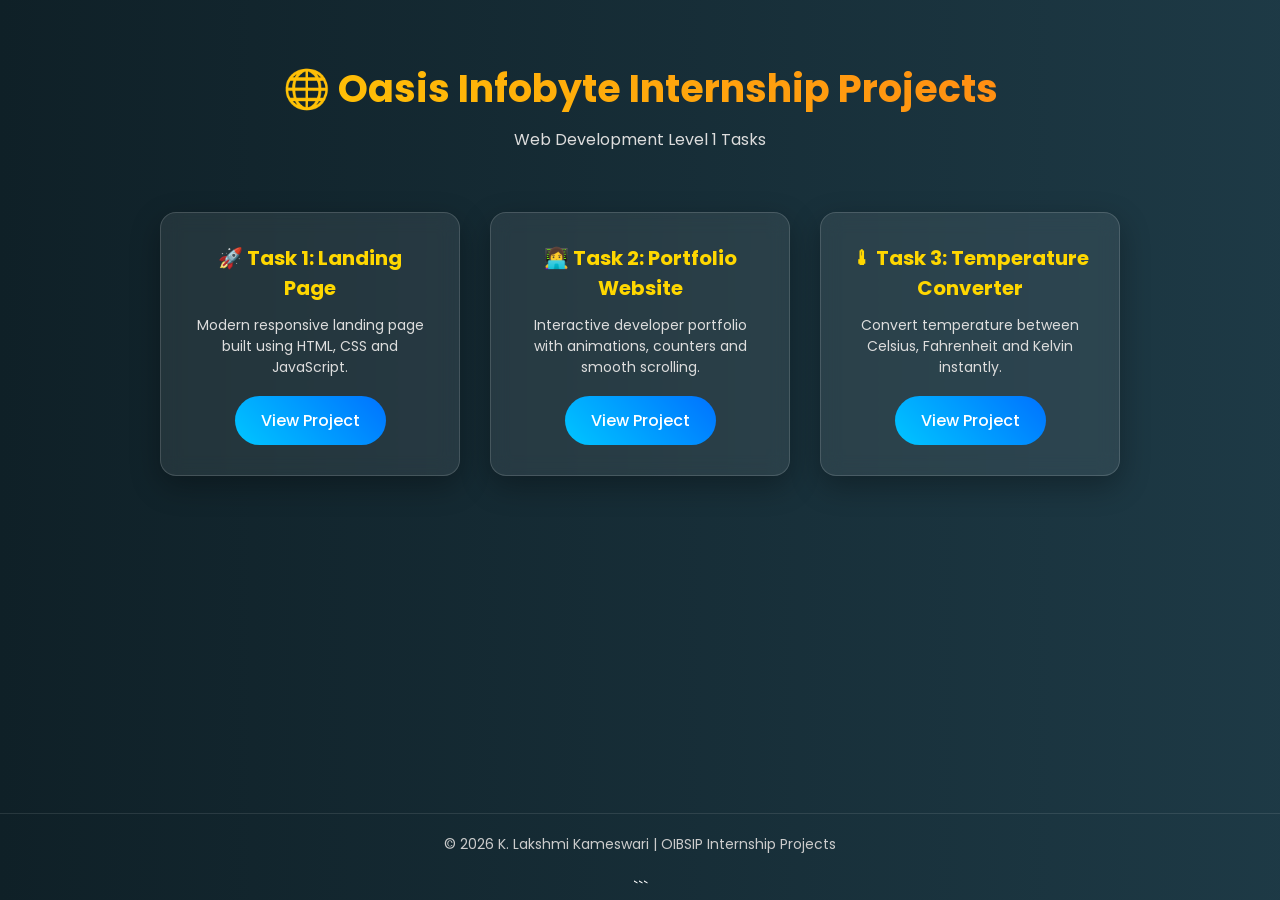
<file: index.html>
<!DOCTYPE html>
<html lang="en">

<head>

<meta charset="UTF-8">
<meta name="viewport" content="width=device-width, initial-scale=1.0">

<title>OIBSIP Internship Projects | K. Lakshmi Kameswari</title>

<link href="https://fonts.googleapis.com/css2?family=Poppins:wght@300;400;500;600&display=swap" rel="stylesheet">

<style>

/* RESET */

*{
margin:0;
padding:0;
box-sizing:border-box;
font-family:'Poppins',sans-serif;
}

/* BODY */

body{
background:linear-gradient(270deg,#0f2027,#203a43,#2c5364,#0f2027);
background-size:600% 600%;
animation:bgMove 12s ease infinite;
color:white;
text-align:center;
min-height:100vh;
display:flex;
flex-direction:column;
}

/* ANIMATED BACKGROUND */

@keyframes bgMove{
0%{background-position:0% 50%;}
50%{background-position:100% 50%;}
100%{background-position:0% 50%;}
}

/* HEADER */

header{
padding:60px 20px 20px;
}

header h1{
font-size:38px;
margin-bottom:10px;
background:linear-gradient(45deg,#ffd700,#ff7a18);
-webkit-background-clip:text;
color:transparent;
}

header p{
color:#dddddd;
font-size:16px;
}

/* CONTAINER */

.container{
display:flex;
justify-content:center;
flex-wrap:wrap;
gap:30px;
padding:40px 20px;
}

/* CARDS */

.card{
background:rgba(255,255,255,0.08);
backdrop-filter:blur(10px);
width:300px;
padding:30px;
border-radius:16px;
box-shadow:0 10px 30px rgba(0,0,0,0.3);
transition:0.35s;
border:1px solid rgba(255,255,255,0.15);
position:relative;
overflow:hidden;
}

.card:hover{
transform:translateY(-12px) scale(1.03);
box-shadow:0 18px 45px rgba(0,0,0,0.45);
}

/* CARD TITLE */

.card h3{
margin-bottom:12px;
color:#ffd700;
font-size:20px;
}

.card p{
font-size:14px;
color:#dddddd;
line-height:1.5;
}

/* BUTTON */

.btn{
display:inline-block;
margin-top:18px;
padding:12px 26px;
background:linear-gradient(45deg,#00c6ff,#0072ff);
color:white;
text-decoration:none;
border-radius:30px;
font-weight:500;
transition:0.3s;
}

.btn:hover{
transform:scale(1.05);
box-shadow:0 8px 18px rgba(0,0,0,0.35);
}

/* FOOTER */

footer{
margin-top:auto;
padding:20px;
font-size:14px;
color:#cccccc;
border-top:1px solid rgba(255,255,255,0.1);
}

/* RESPONSIVE */

@media(max-width:700px){

header h1{
font-size:28px;
}

.container{
flex-direction:column;
align-items:center;
}

}

</style>

</head>

<body>

<header>

<h1>🌐 Oasis Infobyte Internship Projects</h1>
<p>Web Development Level 1 Tasks</p>

</header>

<div class="container">

<div class="card">

<h3>🚀 Task 1: Landing Page</h3>
<p>Modern responsive landing page built using HTML, CSS and JavaScript.</p>

<a href="file:///C:/OIBSIP%20Internship/Landing/index.html" class="btn">View Project</a>

</div>

<div class="card">

<h3>👩‍💻 Task 2: Portfolio Website</h3>
<p>Interactive developer portfolio with animations, counters and smooth scrolling.</p>

<a href="file:///C:/OIBSIP%20Internship/Portfolio/index.html" class="btn">View Project</a>

</div>

<div class="card">

<h3>🌡 Task 3: Temperature Converter</h3>
<p>Convert temperature between Celsius, Fahrenheit and Kelvin instantly.</p>

<a href="file:///C:/OIBSIP%20Internship/Landing%20Page/index.html" class="btn">View Project</a>

</div>

</div>

<footer>

© 2026 K. Lakshmi Kameswari | OIBSIP Internship Projects

</footer>

</body>

</html>
```
</file>
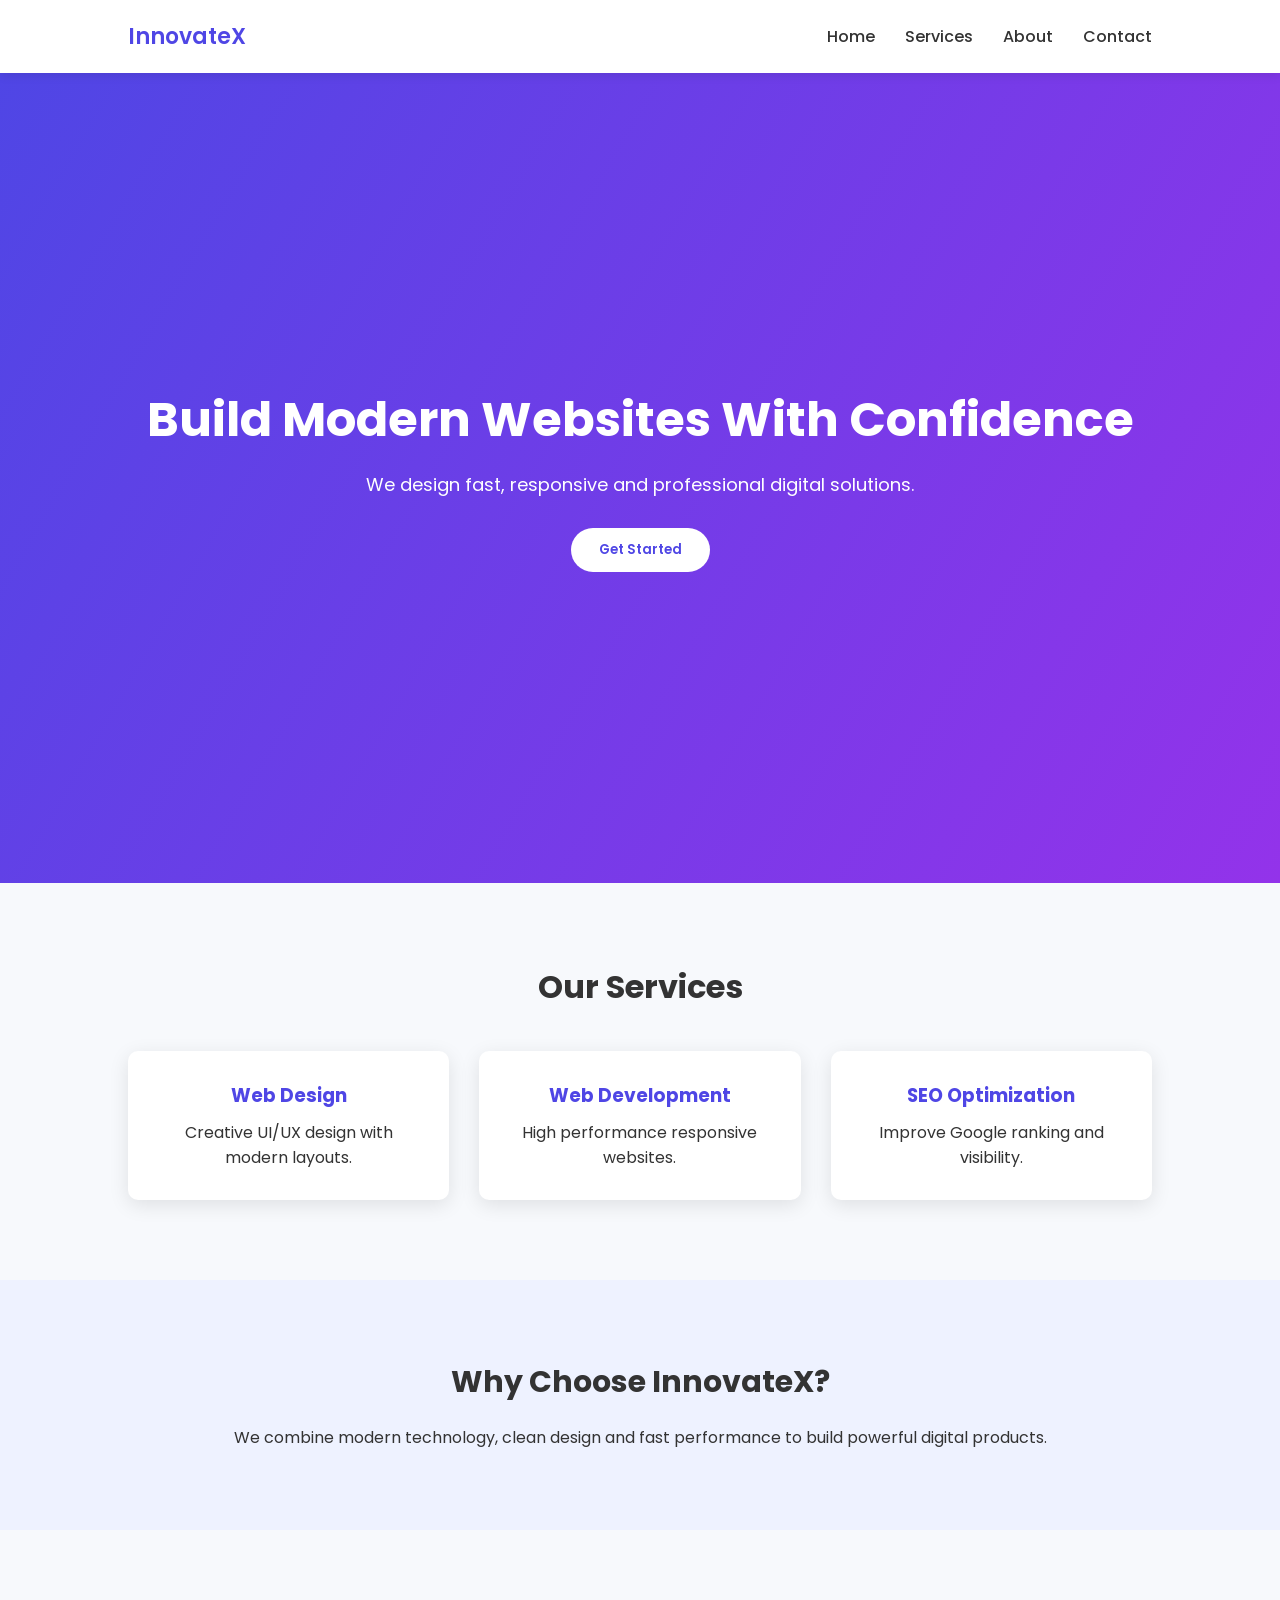
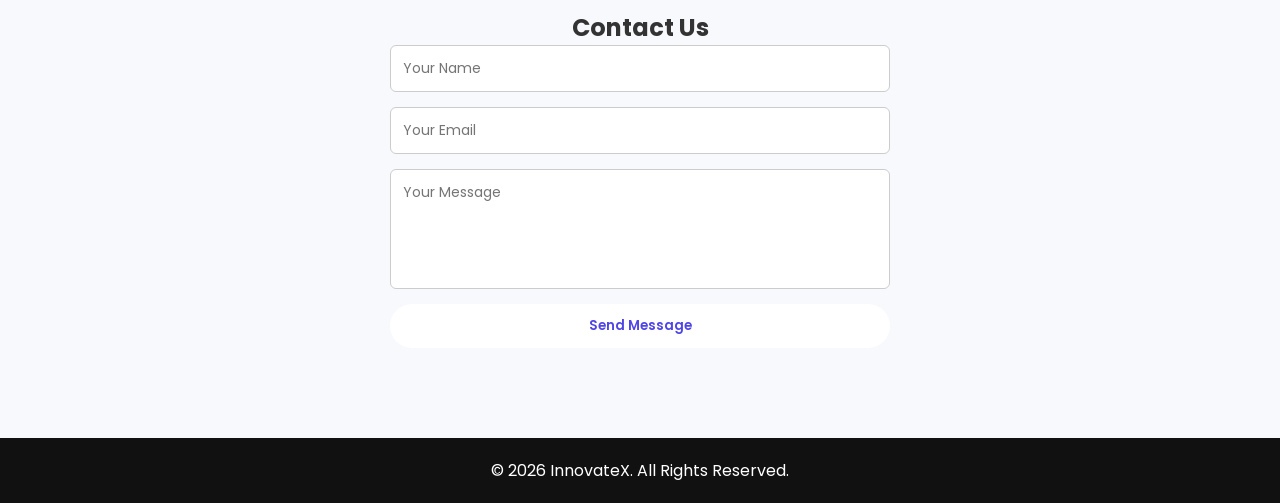
<file: Task_1-Landing_Page/index.html>
<!DOCTYPE html>
<html lang="en">
<head>
<meta charset="UTF-8">
<meta name="viewport" content="width=device-width, initial-scale=1.0">

<title>InnovateX - Digital Solutions</title>

<link href="https://fonts.googleapis.com/css2?family=Poppins:wght@300;400;600&display=swap" rel="stylesheet">

<style>

*{
margin:0;
padding:0;
box-sizing:border-box;
font-family:'Poppins',sans-serif;
scroll-behavior:smooth;
}

body{
background:#f7f9fc;
color:#333;
}

/* NAVBAR */

header{
display:flex;
justify-content:space-between;
align-items:center;
padding:20px 10%;
background:white;
box-shadow:0 2px 10px rgba(0,0,0,0.1);
position:sticky;
top:0;
z-index:1000;
}

.logo{
font-size:22px;
font-weight:600;
color:#4f46e5;
}

.nav-links{
list-style:none;
display:flex;
gap:30px;
}

.nav-links a{
text-decoration:none;
color:#333;
font-weight:500;
transition:0.3s;
}

.nav-links a:hover{
color:#4f46e5;
}

.menu-btn{
display:none;
font-size:24px;
cursor:pointer;
}

/* HERO */

.hero{
height:90vh;
display:flex;
align-items:center;
justify-content:center;
text-align:center;
background:linear-gradient(120deg,#4f46e5,#9333ea);
color:white;
padding:20px;
}

.hero h1{
font-size:48px;
margin-bottom:15px;
animation:fadeIn 1.5s ease;
}

.hero p{
margin-bottom:30px;
font-size:18px;
}

.btn{
padding:12px 28px;
border:none;
border-radius:25px;
background:white;
color:#4f46e5;
font-weight:600;
cursor:pointer;
transition:0.3s;
}

.btn:hover{
transform:scale(1.05);
}

/* SERVICES */

.services{
padding:80px 10%;
text-align:center;
}

.services h2{
font-size:32px;
margin-bottom:40px;
}

.service-container{
display:grid;
grid-template-columns:repeat(auto-fit,minmax(250px,1fr));
gap:30px;
}

.card{
background:white;
padding:30px;
border-radius:10px;
box-shadow:0 5px 20px rgba(0,0,0,0.1);
transition:0.4s;
}

.card:hover{
transform:translateY(-10px);
}

.card h3{
margin-bottom:10px;
color:#4f46e5;
}

/* ABOUT */

.about{
padding:80px 10%;
text-align:center;
background:#eef2ff;
}

.about h2{
font-size:30px;
margin-bottom:20px;
}

/* CONTACT */

.contact{
padding:80px 10%;
text-align:center;
}

form{
max-width:500px;
margin:auto;
display:flex;
flex-direction:column;
gap:15px;
}

input,textarea{
padding:12px;
border-radius:6px;
border:1px solid #ccc;
font-size:14px;
}

textarea{
resize:none;
height:120px;
}

#formMessage{
margin-top:10px;
font-weight:500;
}

/* FOOTER */

footer{
background:#111;
color:white;
text-align:center;
padding:20px;
}

/* BACK TO TOP */

#topBtn{
position:fixed;
bottom:30px;
right:30px;
padding:10px 14px;
border:none;
border-radius:50%;
background:#4f46e5;
color:white;
cursor:pointer;
display:none;
}

/* ANIMATION */

@keyframes fadeIn{
from{opacity:0; transform:translateY(20px);}
to{opacity:1; transform:translateY(0);}
}

/* MOBILE */

@media(max-width:768px){

.nav-links{
position:absolute;
top:70px;
right:0;
background:white;
width:200px;
flex-direction:column;
align-items:center;
display:none;
padding:20px;
box-shadow:0 5px 10px rgba(0,0,0,0.1);
}

.nav-links.show{
display:flex;
}

.menu-btn{
display:block;
}

.hero h1{
font-size:32px;
}

}

</style>
</head>

<body>

<header>

<div class="logo">InnovateX</div>

<ul class="nav-links" id="navLinks">
<li><a href="#home">Home</a></li>
<li><a href="#services">Services</a></li>
<li><a href="#about">About</a></li>
<li><a href="#contact">Contact</a></li>
</ul>

<div class="menu-btn" onclick="toggleMenu()">☰</div>

</header>

<!-- HERO -->

<section class="hero" id="home">

<div>

<h1>Build Modern Websites With Confidence</h1>

<p>We design fast, responsive and professional digital solutions.</p>

<button class="btn" onclick="scrollToServices()">Get Started</button>

</div>

</section>

<!-- SERVICES -->

<section class="services" id="services">

<h2>Our Services</h2>

<div class="service-container">

<div class="card">
<h3>Web Design</h3>
<p>Creative UI/UX design with modern layouts.</p>
</div>

<div class="card">
<h3>Web Development</h3>
<p>High performance responsive websites.</p>
</div>

<div class="card">
<h3>SEO Optimization</h3>
<p>Improve Google ranking and visibility.</p>
</div>

</div>

</section>

<!-- ABOUT -->

<section class="about" id="about">

<h2>Why Choose InnovateX?</h2>

<p>We combine modern technology, clean design and fast performance to build powerful digital products.</p>

</section>

<!-- CONTACT -->

<section class="contact" id="contact">

<h2>Contact Us</h2>

<form id="contactForm">

<input type="text" id="name" placeholder="Your Name" required>

<input type="email" id="email" placeholder="Your Email" required>

<textarea id="message" placeholder="Your Message"></textarea>

<button type="submit" class="btn">Send Message</button>

</form>

<p id="formMessage"></p>

</section>

<footer>

<p>© 2026 InnovateX. All Rights Reserved.</p>

</footer>

<button id="topBtn">↑</button>

<script>

/* MOBILE MENU */

function toggleMenu(){
document.getElementById("navLinks").classList.toggle("show");
}

/* GET STARTED SCROLL */

function scrollToServices(){
document.getElementById("services").scrollIntoView({
behavior:"smooth"
});
}

/* CONTACT FORM */

document.getElementById("contactForm").addEventListener("submit",function(e){

e.preventDefault();

let name=document.getElementById("name").value.trim();
let email=document.getElementById("email").value.trim();
let message=document.getElementById("message").value.trim();
let output=document.getElementById("formMessage");

if(name===""||email===""||message===""){
output.style.color="red";
output.innerText="Please fill all fields.";
return;
}

if(!email.includes("@")){
output.style.color="red";
output.innerText="Enter a valid email.";
return;
}

output.style.color="green";
output.innerText="Message sent successfully!";

this.reset();

});

/* BACK TO TOP BUTTON */

let btn=document.getElementById("topBtn");

window.onscroll=function(){

if(document.body.scrollTop>300 || document.documentElement.scrollTop>300){
btn.style.display="block";
}else{
btn.style.display="none";
}

};

btn.onclick=function(){
window.scrollTo({
top:0,
behavior:"smooth"
});
};

</script>

</body>
</html>
</file>
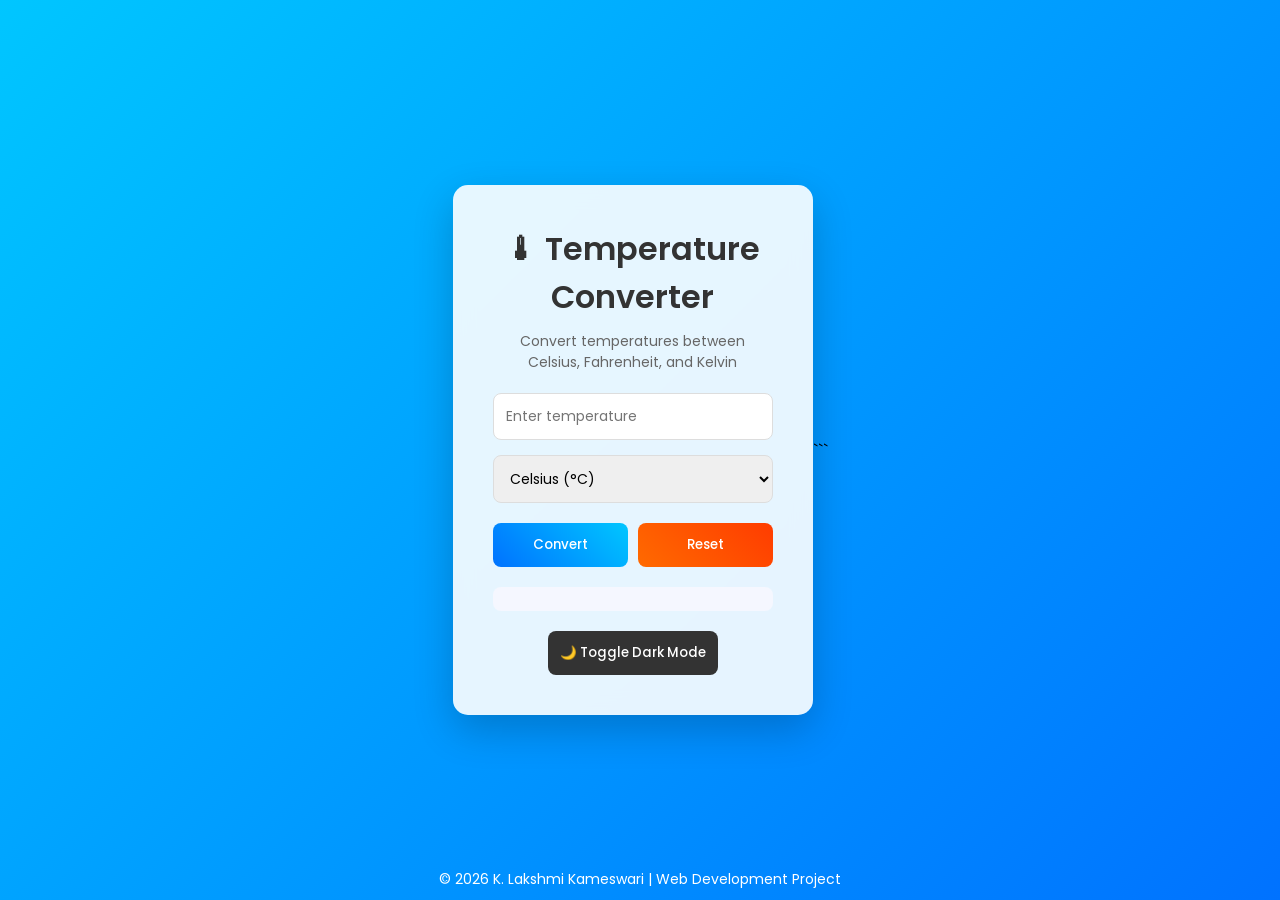
<file: Task_3-Temperature_Converter/index.html>
<!DOCTYPE html>
<html lang="en">

<head>

<meta charset="UTF-8">

<meta name="viewport" content="width=device-width, initial-scale=1.0">

<title>Temperature Converter </title>

<meta name="description" content="A simple and interactive temperature converter that converts Celsius, Fahrenheit, and Kelvin values. Developed by K. Lakshmi Kameswari.">

<link rel="stylesheet" href="style.css">

<link href="https://fonts.googleapis.com/css2?family=Poppins:wght@300;400;500;600&display=swap" rel="stylesheet">

</head>

<body>

<div class="container">

<h1>🌡 Temperature Converter</h1>

<p class="subtitle">Convert temperatures between Celsius, Fahrenheit, and Kelvin</p>

<div class="input-group">

<input type="number" id="temperature" placeholder="Enter temperature">

<select id="unit">

<option value="celsius">Celsius (°C)</option>
<option value="fahrenheit">Fahrenheit (°F)</option>
<option value="kelvin">Kelvin (K)</option>

</select>

</div>

<div class="buttons">

<button onclick="convertTemp()">Convert</button>

<button onclick="resetFields()" class="reset">Reset</button>

</div>

<div class="result" id="result"></div>

<button class="toggle" onclick="toggleMode()">🌙 Toggle Dark Mode</button>

</div>

<footer>

<p>© 2026 K. Lakshmi Kameswari | Web Development Project</p>

</footer>

<script src="script.js"></script>

</body>

</html>
```
</file>
<file: Task_3-Temperature_Converter/style.css>
/* GOOGLE FONT */
@import url('https://fonts.googleapis.com/css2?family=Poppins:wght@300;400;500;600&display=swap');

/* RESET */
*{
margin:0;
padding:0;
box-sizing:border-box;
font-family:'Poppins',sans-serif;
}

/* BODY */

body{
background:linear-gradient(135deg,#00c6ff,#0072ff);
display:flex;
justify-content:center;
align-items:center;
height:100vh;
transition:0.4s ease;
}

/* CONTAINER */

.container{
background:rgba(255,255,255,0.9);
backdrop-filter:blur(10px);
padding:40px;
border-radius:15px;
text-align:center;
width:360px;
box-shadow:0 15px 40px rgba(0,0,0,0.2);
animation:fadeIn 0.8s ease;
}

/* TITLE */

h1{
margin-bottom:10px;
font-weight:600;
color:#333;
}

.subtitle{
font-size:14px;
color:#666;
margin-bottom:20px;
}

/* INPUT GROUP */

.input-group{
display:flex;
flex-direction:column;
gap:15px;
margin-bottom:20px;
}

input,
select{
padding:12px;
border-radius:8px;
border:1px solid #ddd;
font-size:14px;
transition:0.3s;
}

input:focus,
select:focus{
border-color:#0072ff;
outline:none;
box-shadow:0 0 5px rgba(0,114,255,0.3);
}

/* BUTTONS */

.buttons{
display:flex;
gap:10px;
}

button{
flex:1;
padding:12px;
border:none;
border-radius:8px;
background:linear-gradient(45deg,#0072ff,#00c6ff);
color:white;
font-weight:500;
cursor:pointer;
transition:0.3s;
}

button:hover{
transform:translateY(-2px);
box-shadow:0 5px 15px rgba(0,0,0,0.2);
}

/* RESET BUTTON */

.reset{
background:linear-gradient(45deg,#ff6a00,#ff3c00);
}

/* RESULT */

.result{
margin-top:20px;
font-size:16px;
font-weight:500;
padding:12px;
border-radius:8px;
background:#f5f7ff;
color:#333;
}

/* TOGGLE BUTTON */

.toggle{
margin-top:20px;
background:#333;
color:white;
}

/* FOOTER */

footer{
position:absolute;
bottom:10px;
text-align:center;
width:100%;
font-size:14px;
color:white;
}

/* DARK MODE */

.dark{
background:linear-gradient(135deg,#0f0f0f,#1c1c1c);
}

.dark .container{
background:#1e1e1e;
color:white;
}

.dark input,
.dark select{
background:#2a2a2a;
color:white;
border:1px solid #444;
}

.dark .result{
background:#2a2a2a;
color:white;
}

/* ANIMATION */

@keyframes fadeIn{

from{
opacity:0;
transform:scale(0.9);
}

to{
opacity:1;
transform:scale(1);
}

}

/* RESPONSIVE */

@media(max-width:480px){

.container{
width:90%;
padding:30px;
}

.buttons{
flex-direction:column;
}

}
</file>
